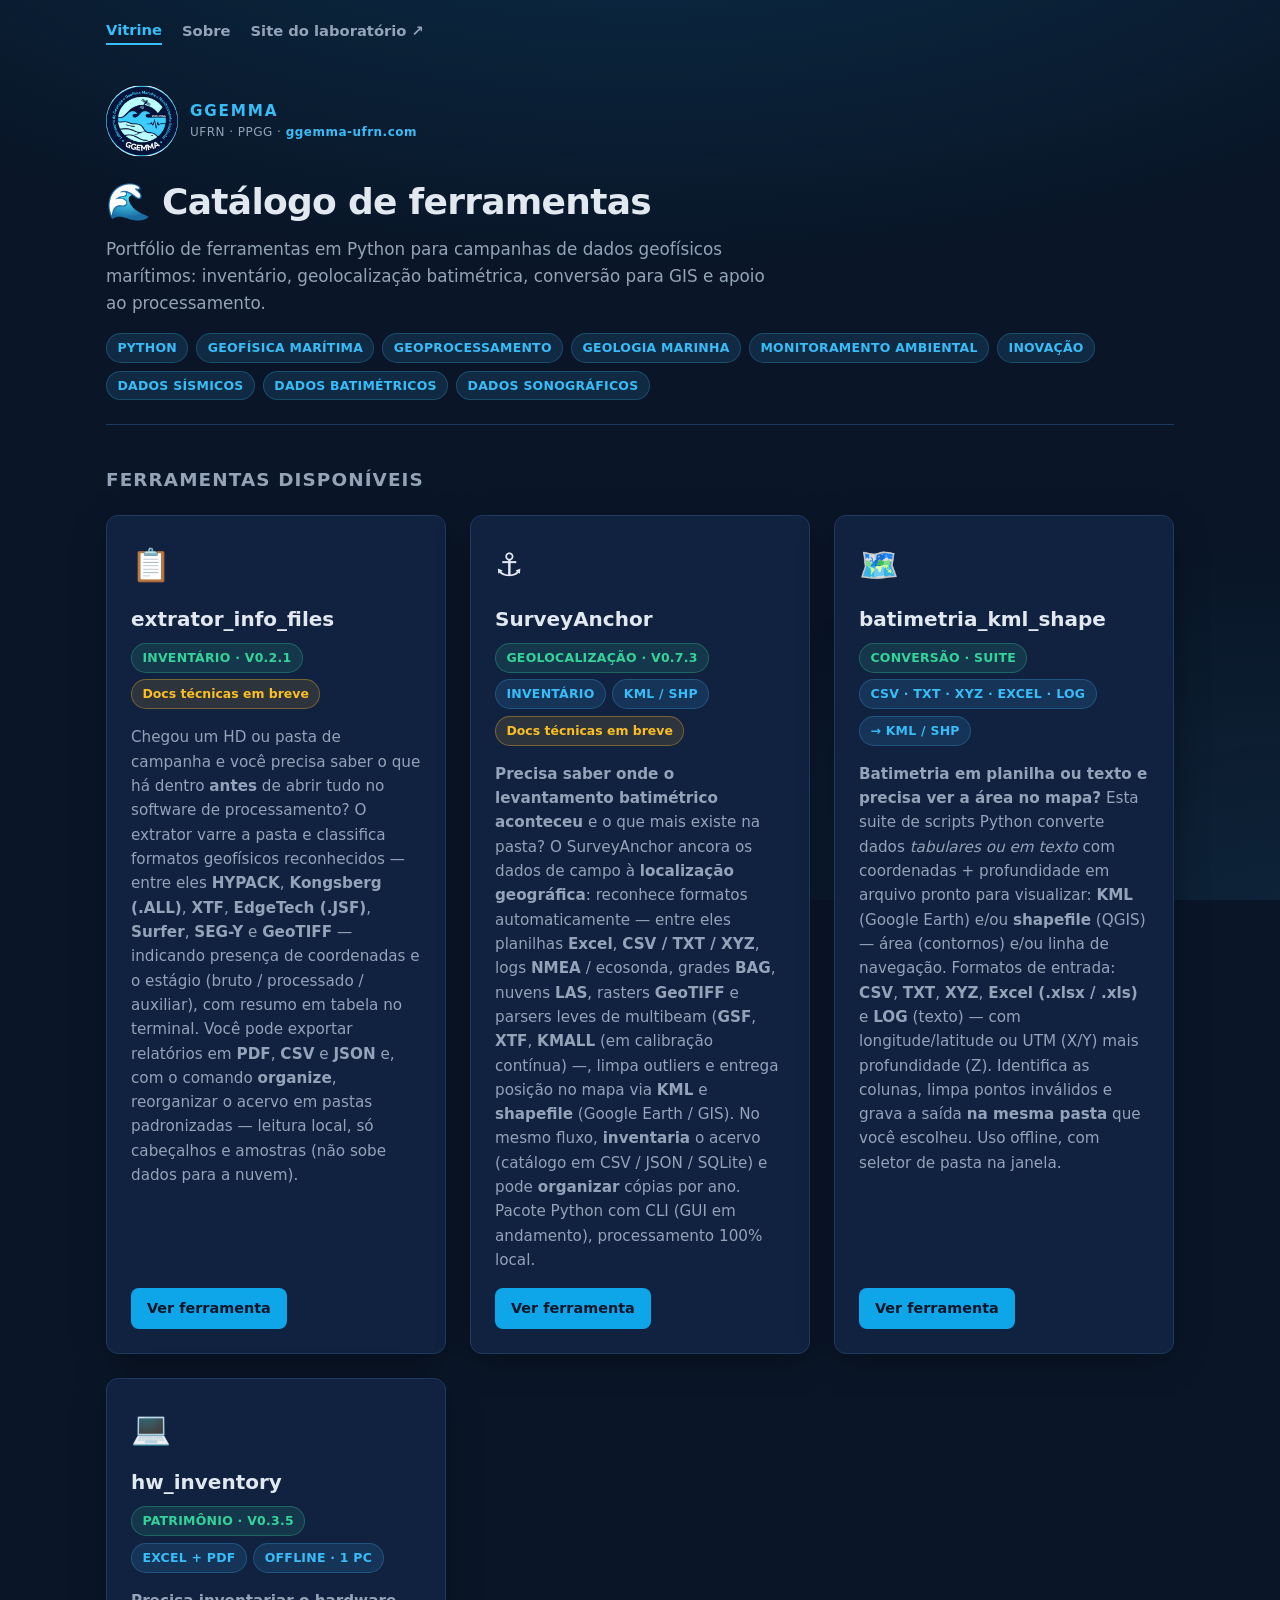
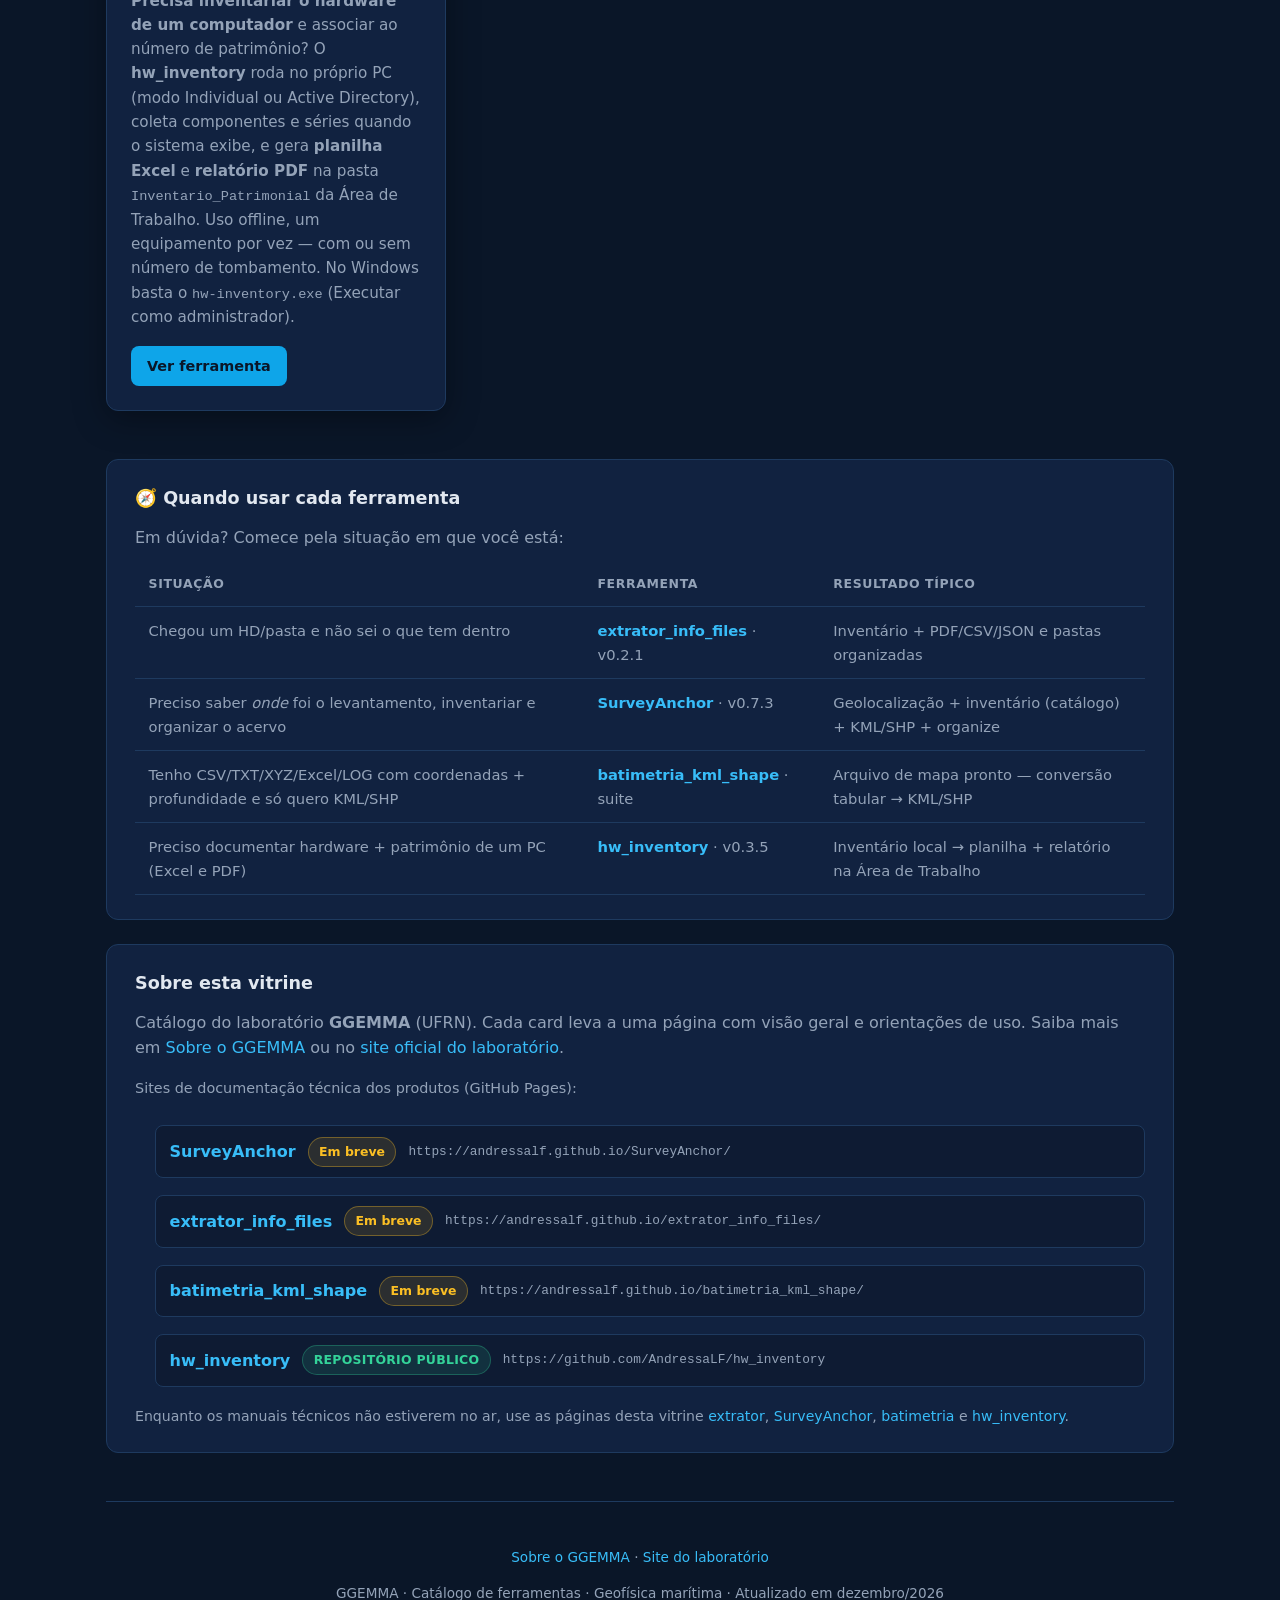
<file: docs/index.html>
<!DOCTYPE html>
<html lang="pt-BR">
<head>
  <meta charset="UTF-8">
  <meta name="viewport" content="width=device-width, initial-scale=1.0">
  <meta name="description" content="GGEMMA — catálogo de ferramentas Python para geofísica e batimetria marítima.">
  <title>GGEMMA — Vitrine de ferramentas</title>
  <link rel="icon" href="assets/favicon.png?v=20260920-aba" type="image/png" sizes="64x64">
  <link rel="icon" href="assets/favicon.ico?v=20260920-aba" sizes="any">
  <link rel="apple-touch-icon" href="assets/apple-touch-icon.png?v=20260920-aba">
  <meta property="og:type" content="website">
  <meta property="og:locale" content="pt_BR">
  <meta property="og:title" content="GGEMMA — Catálogo de ferramentas">
  <meta property="og:description" content="Vitrine de ferramentas Python do laboratório GGEMMA para inventário, batimetria e geoprocessamento marítimo.">
  <meta property="og:url" content="https://andressalf.github.io/ggemma_projects/">
  <meta property="og:image" content="https://andressalf.github.io/ggemma_projects/assets/og-card.svg">
  <meta name="twitter:card" content="summary_large_image">
  <link rel="stylesheet" href="assets/style.css">
</head>
<body>
  <div class="container">
    <nav class="site-nav" aria-label="Principal">
      <a class="is-active" href="index.html">Vitrine</a>
      <a href="sobre.html">Sobre</a>
      <a href="https://www.ggemma-ufrn.com/" rel="noopener noreferrer" target="_blank">Site do laboratório ↗</a>
    </nav>

    <header class="site-header">
      <div class="brand-row">
        <img class="brand-mark" src="assets/logo_ggemma.png" alt="Logo GGEMMA" width="96" height="96">
        <p class="brand-label">
          <a href="sobre.html" style="color: inherit; text-decoration: none;">GGEMMA</a>
          <span>UFRN · PPGG · <a href="https://www.ggemma-ufrn.com/" rel="noopener noreferrer" target="_blank">ggemma-ufrn.com</a></span>
        </p>
      </div>
      <h1>🌊 Catálogo de ferramentas</h1>
      <p class="tagline">
        Portfólio de ferramentas em Python para campanhas de dados geofísicos marítimos:
        inventário, geolocalização batimétrica, conversão para GIS e apoio ao processamento.
      </p>
      <div class="badge-row">
        <span class="badge">Python</span>
        <span class="badge">Geofísica marítima</span>
        <span class="badge">Geoprocessamento</span>
        <span class="badge">Geologia Marinha</span>
        <span class="badge">Monitoramento Ambiental</span>
        <span class="badge">Inovação</span>
        <span class="badge">Dados Sísmicos</span>
        <span class="badge">Dados Batimétricos</span>
        <span class="badge">Dados Sonográficos</span>
      </div>
    </header>

    <main>
      <h2 class="section-title">Ferramentas disponíveis</h2>

      <div class="product-grid">
        <article class="product-card">
          <div class="icon">📋</div>
          <h2>extrator_info_files</h2>
          <div class="meta">
            <span class="badge live">Inventário · v<span data-version="extrator_info_files">0.2.1</span></span>
            <span class="badge soon">Docs técnicas em breve</span>
          </div>
          <p>
            Chegou um HD ou pasta de campanha e você precisa saber o que há dentro
            <strong>antes</strong> de abrir tudo no software de processamento?
            O extrator varre a pasta e classifica formatos geofísicos reconhecidos —
            entre eles <strong>HYPACK</strong>, <strong>Kongsberg (.ALL)</strong>,
            <strong>XTF</strong>, <strong>EdgeTech (.JSF)</strong>, <strong>Surfer</strong>,
            <strong>SEG-Y</strong> e <strong>GeoTIFF</strong> — indicando presença de
            coordenadas e o estágio (bruto / processado / auxiliar), com resumo em
            tabela no terminal. Você pode exportar relatórios em <strong>PDF</strong>,
            <strong>CSV</strong> e <strong>JSON</strong> e, com o comando
            <strong>organize</strong>, reorganizar o acervo em pastas padronizadas —
            leitura local, só cabeçalhos e amostras (não sobe dados para a nuvem).
          </p>
          <div class="card-actions">
            <a class="btn btn-primary" href="extrator.html">Ver ferramenta</a>
          </div>
        </article>

        <article class="product-card">
          <div class="icon">⚓</div>
          <h2>SurveyAnchor</h2>
          <div class="meta">
            <span class="badge live">Geolocalização · v<span data-version="surveyanchor">0.7.3</span></span>
            <span class="badge">Inventário</span>
            <span class="badge">KML / SHP</span>
            <span class="badge soon">Docs técnicas em breve</span>
          </div>
          <p>
            <strong>Precisa saber onde o levantamento batimétrico aconteceu</strong>
            e o que mais existe na pasta? O SurveyAnchor ancora os dados de campo
            à <strong>localização geográfica</strong>: reconhece formatos
            automaticamente — entre eles planilhas <strong>Excel</strong>,
            <strong>CSV / TXT / XYZ</strong>, logs <strong>NMEA</strong> / ecosonda,
            grades <strong>BAG</strong>, nuvens <strong>LAS</strong>, rasters
            <strong>GeoTIFF</strong> e parsers leves de multibeam
            (<strong>GSF</strong>, <strong>XTF</strong>, <strong>KMALL</strong>
            (em calibração contínua) —, limpa outliers e entrega posição no mapa via
            <strong>KML</strong> e <strong>shapefile</strong> (Google Earth / GIS).
            No mesmo fluxo, <strong>inventaria</strong> o acervo (catálogo em
            CSV / JSON / SQLite) e pode <strong>organizar</strong> cópias por ano.
            Pacote Python com CLI (GUI em andamento), processamento 100% local.
          </p>
          <div class="card-actions">
            <a class="btn btn-primary" href="surveyanchor.html">Ver ferramenta</a>
          </div>
        </article>

        <article class="product-card">
          <div class="icon">🗺️</div>
          <h2>batimetria_kml_shape</h2>
          <div class="meta">
            <span class="badge live">Conversão · <span data-version="batimetria_kml_shape">suite</span></span>
            <span class="badge">CSV · TXT · XYZ · Excel · LOG</span>
            <span class="badge">→ KML / SHP</span>
          </div>
          <p>
            <strong>Batimetria em planilha ou texto e precisa ver a área no mapa?</strong>
            Esta suite de scripts Python converte dados <em>tabulares ou em texto</em>
            com coordenadas + profundidade em arquivo pronto para visualizar:
            <strong>KML</strong> (Google Earth) e/ou <strong>shapefile</strong> (QGIS) —
            área (contornos) e/ou linha de navegação. Formatos de entrada:
            <strong>CSV</strong>, <strong>TXT</strong>, <strong>XYZ</strong>,
            <strong>Excel (.xlsx / .xls)</strong> e <strong>LOG</strong> (texto) —
            com longitude/latitude ou UTM (X/Y) mais profundidade (Z).
            Identifica as colunas, limpa pontos inválidos e grava a saída
            <strong>na mesma pasta</strong> que você escolheu. Uso offline,
            com seletor de pasta na janela.
          </p>
          <div class="card-actions">
            <a class="btn btn-primary" href="batimetria.html">Ver ferramenta</a>
          </div>
        </article>

        <article class="product-card">
          <div class="icon">💻</div>
          <h2>hw_inventory</h2>
          <div class="meta">
            <span class="badge live">Patrimônio · v<span data-version="hw_inventory">0.3.5</span></span>
            <span class="badge">Excel + PDF</span>
            <span class="badge">Offline · 1 PC</span>
          </div>
          <p>
            <strong>Precisa inventariar o hardware de um computador</strong>
            e associar ao número de patrimônio? O <strong>hw_inventory</strong>
            roda no próprio PC (modo Individual ou Active Directory), coleta
            componentes e séries quando o sistema exibe, e gera
            <strong>planilha Excel</strong> e <strong>relatório PDF</strong>
            na pasta <code>Inventario_Patrimonial</code> da Área de Trabalho.
            Uso offline, um equipamento por vez — com ou sem número de tombamento.
            No Windows basta o <code>hw-inventory.exe</code> (Executar como administrador).
          </p>
          <div class="card-actions">
            <a class="btn btn-primary" href="hw_inventory.html">Ver ferramenta</a>
          </div>
        </article>
      </div>

      <section class="content-block">
        <h2>🧭 Quando usar cada ferramenta</h2>
        <p style="margin: 0; color: var(--text-muted);">
          Em dúvida? Comece pela situação em que você está:
        </p>
        <div class="guide-table-wrap">
          <table class="guide-table">
            <thead>
              <tr>
                <th>Situação</th>
                <th>Ferramenta</th>
                <th>Resultado típico</th>
              </tr>
            </thead>
            <tbody>
              <tr>
                <td>Chegou um HD/pasta e não sei o que tem dentro</td>
                <td><strong><a href="extrator.html">extrator_info_files</a></strong> · v<span data-version="extrator_info_files">0.2.1</span></td>
                <td>Inventário + PDF/CSV/JSON e pastas organizadas</td>
              </tr>
              <tr>
                <td>Preciso saber <em>onde</em> foi o levantamento, inventariar e organizar o acervo</td>
                <td><strong><a href="surveyanchor.html">SurveyAnchor</a></strong> · v<span data-version="surveyanchor">0.7.3</span></td>
                <td>Geolocalização + inventário (catálogo) + KML/SHP + organize</td>
              </tr>
              <tr>
                <td>Tenho CSV/TXT/XYZ/Excel/LOG com coordenadas + profundidade e só quero KML/SHP</td>
                <td><strong><a href="batimetria.html">batimetria_kml_shape</a></strong> · <span data-version="batimetria_kml_shape">suite</span></td>
                <td>Arquivo de mapa pronto — conversão tabular → KML/SHP</td>
              </tr>
              <tr>
                <td>Preciso documentar hardware + patrimônio de um PC (Excel e PDF)</td>
                <td><strong><a href="hw_inventory.html">hw_inventory</a></strong> · v<span data-version="hw_inventory">0.3.5</span></td>
                <td>Inventário local → planilha + relatório na Área de Trabalho</td>
              </tr>
            </tbody>
          </table>
        </div>
      </section>

      <section class="content-block">
        <h2>Sobre esta vitrine</h2>
        <p style="margin: 0; color: var(--text-muted);">
          Catálogo do laboratório <strong>GGEMMA</strong> (UFRN).
          Cada card leva a uma página com visão geral e orientações de uso.
          Saiba mais em <a href="sobre.html">Sobre o GGEMMA</a>
          ou no
          <a href="https://www.ggemma-ufrn.com/" rel="noopener noreferrer" target="_blank">site oficial do laboratório</a>.
        </p>
        <p style="margin: 1rem 0 0; color: var(--text-muted); font-size: 0.9rem;">
          Sites de documentação técnica dos produtos (GitHub Pages):
        </p>
        <br>
        <ul class="doc-links">
          <li>
            <a href="surveyanchor.html">SurveyAnchor</a>
            <span class="badge soon">Em breve</span>
            <span class="doc-url">https://andressalf.github.io/SurveyAnchor/</span>
          </li>
          <li>
            <a href="extrator.html">extrator_info_files</a>
            <span class="badge soon">Em breve</span>
            <span class="doc-url">https://andressalf.github.io/extrator_info_files/</span>
          </li>
          <li>
            <a href="batimetria.html">batimetria_kml_shape</a>
            <span class="badge soon">Em breve</span>
            <span class="doc-url">https://andressalf.github.io/batimetria_kml_shape/</span>
          </li>
          <li>
            <a href="hw_inventory.html">hw_inventory</a>
            <span class="badge live">Repositório público</span>
            <span class="doc-url">https://github.com/AndressaLF/hw_inventory</span>
          </li>
        </ul>
        <p class="note-soon">
          Enquanto os manuais técnicos não estiverem no ar, use as páginas desta vitrine
          <a href="extrator.html">extrator</a>,
          <a href="surveyanchor.html">SurveyAnchor</a>,
          <a href="batimetria.html">batimetria</a> e
          <a href="hw_inventory.html">hw_inventory</a>.
        </p>
      </section>
    </main>

    <footer class="site-footer">
      <p>
        <a href="sobre.html">Sobre o GGEMMA</a>
        ·
        <a href="https://www.ggemma-ufrn.com/" rel="noopener noreferrer" target="_blank">Site do laboratório</a>
      </p>
      <p>GGEMMA · Catálogo de ferramentas · Geofísica marítima · Atualizado em <time id="last-update"></time></p>
    </footer>
  </div>
  <script src="assets/last-update.js"></script>
</body>
</html>
</file>
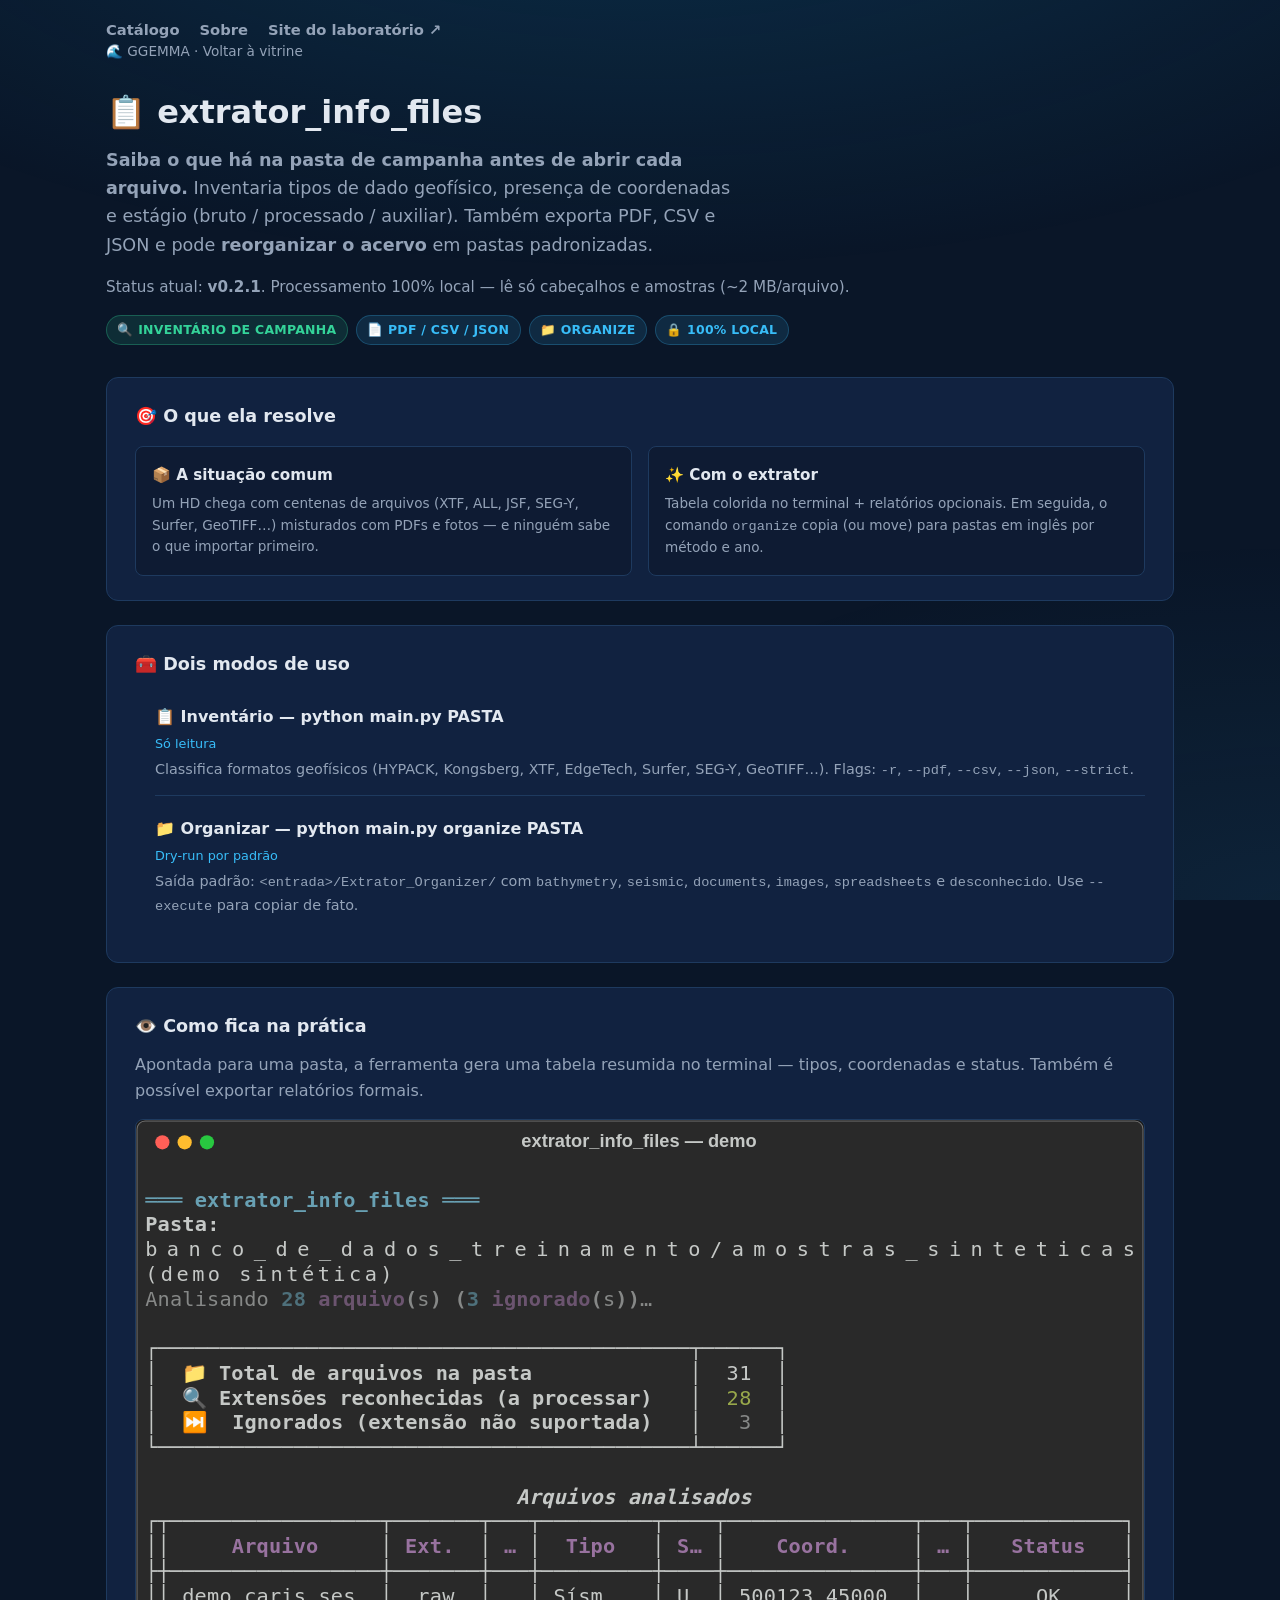
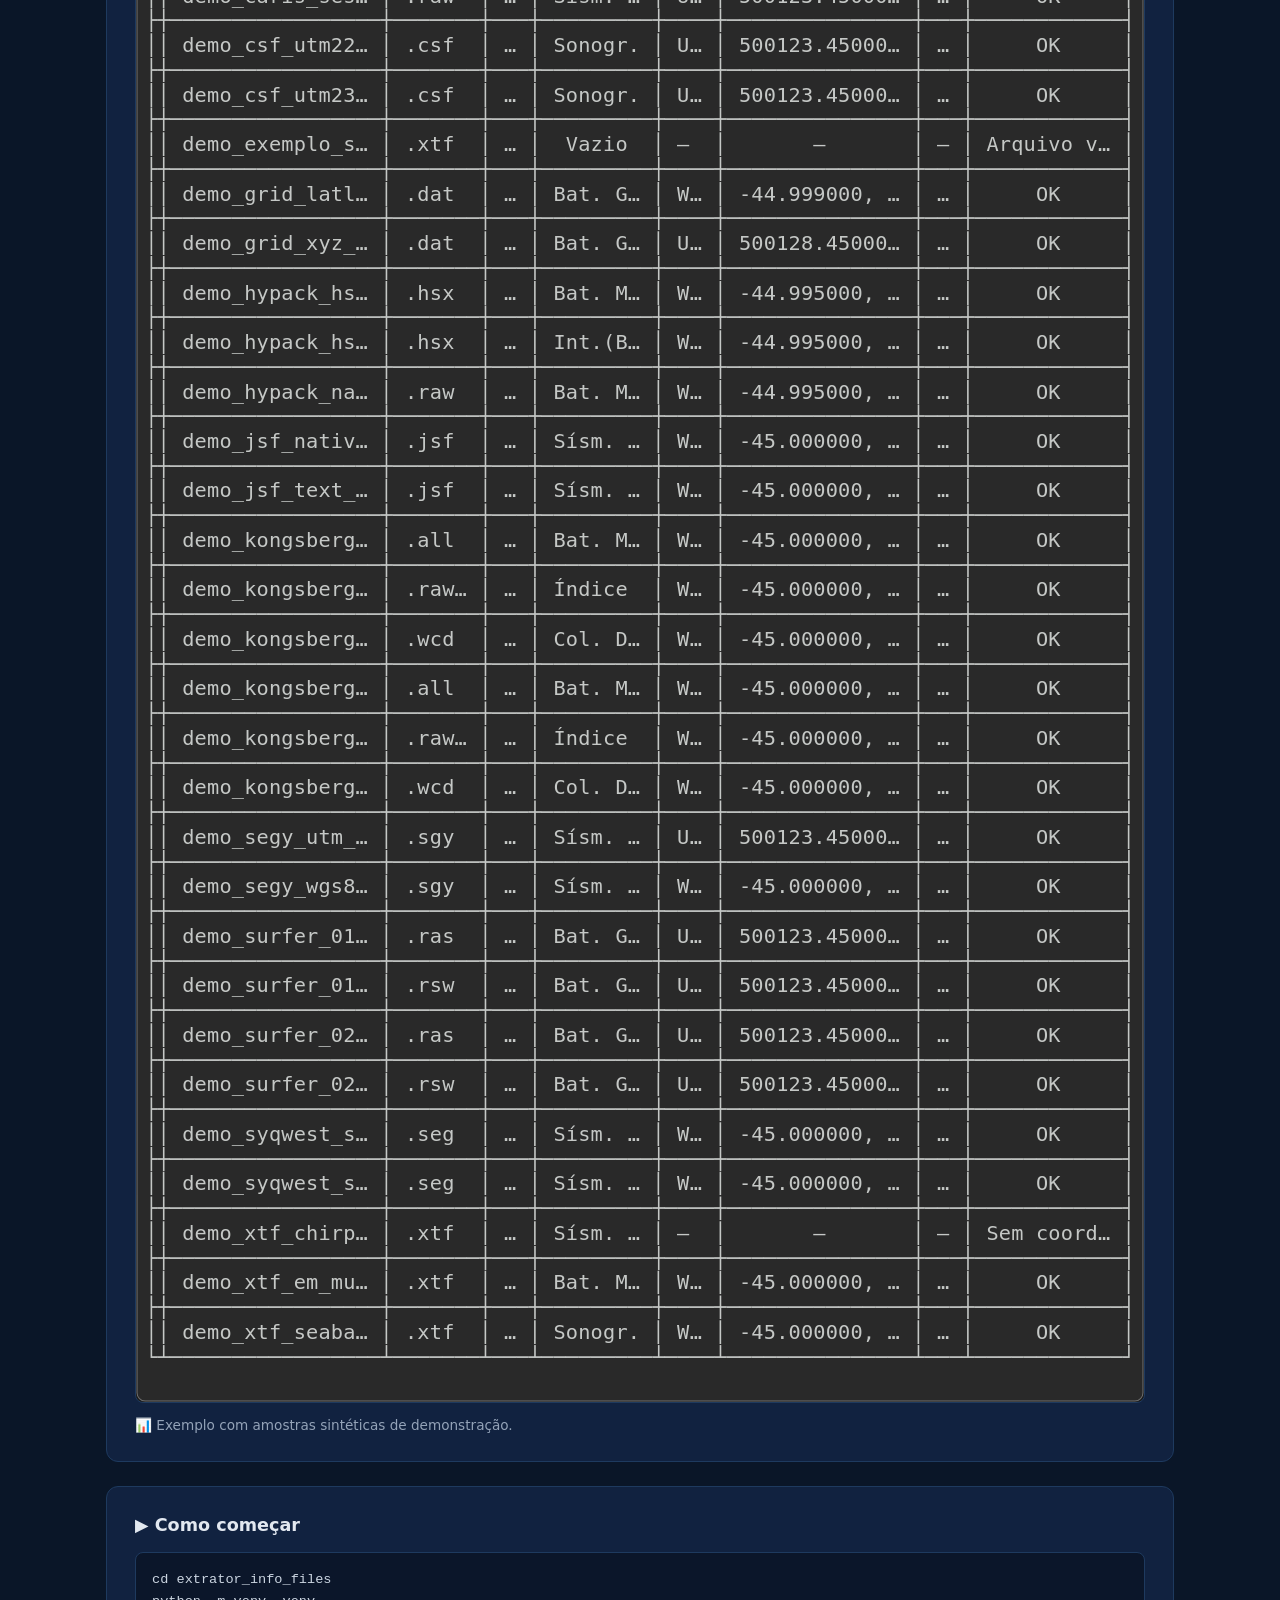
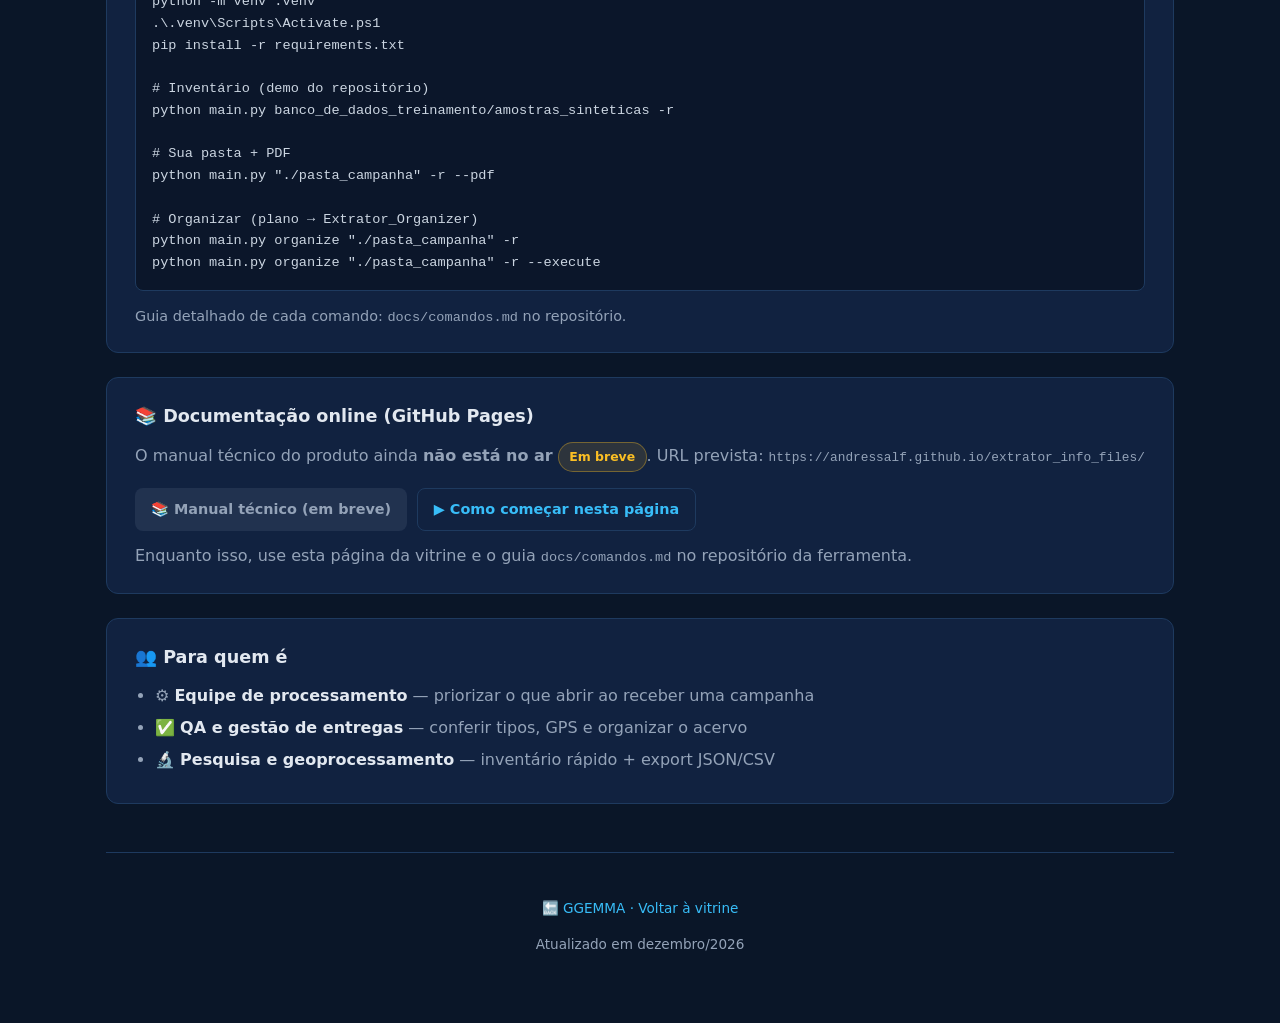
<file: docs/extrator.html>
<!DOCTYPE html>
<html lang="pt-BR">
<head>
  <meta charset="UTF-8">
  <meta name="viewport" content="width=device-width, initial-scale=1.0">
  <meta name="description" content="extrator_info_files — inventário e organização de pasta de campanha geofísica marítima.">
  <title>extrator_info_files</title>
  <link rel="icon" href="assets/favicon.png?v=20260920-aba" type="image/png" sizes="64x64">
  <link rel="icon" href="assets/favicon.ico?v=20260920-aba" sizes="any">
  <link rel="apple-touch-icon" href="assets/apple-touch-icon.png?v=20260920-aba">
  <meta property="og:type" content="website">
  <meta property="og:locale" content="pt_BR">
  <meta property="og:title" content="extrator_info_files — inventário de campanha">
  <meta property="og:description" content="Inventaria tipos de dado, GPS e estágio; exporta PDF/CSV/JSON e organiza o acervo.">
  <meta property="og:url" content="https://andressalf.github.io/ggemma_projects/extrator.html">
  <meta property="og:image" content="https://andressalf.github.io/ggemma_projects/assets/og-card.svg">
  <link rel="stylesheet" href="assets/style.css">
</head>
<body>
  <div class="container">
    <nav class="site-nav" aria-label="Principal">
      <a href="index.html">Catálogo</a>
      <a href="sobre.html">Sobre</a>
      <a href="https://www.ggemma-ufrn.com/" rel="noopener noreferrer" target="_blank">Site do laboratório ↗</a>
    </nav>

    <nav class="breadcrumb">
      <a href="index.html">🌊 GGEMMA · Voltar à vitrine</a>
    </nav>

    <header class="product-hero">
      <h1>📋 extrator_info_files</h1>
      <p class="lead">
        <strong>Saiba o que há na pasta de campanha antes de abrir cada arquivo.</strong>
        Inventaria tipos de dado geofísico, presença de coordenadas e estágio
        (bruto / processado / auxiliar). Também exporta PDF, CSV e JSON e pode
        <strong>reorganizar o acervo</strong> em pastas padronizadas.
      </p>
      <p style="color: var(--text-muted); font-size: 0.95rem; margin: 0 0 1rem;">
        Status atual: <strong>v<span data-version="extrator_info_files">0.2.1</span></strong>.
        Processamento 100% local — lê só cabeçalhos e amostras (~2&nbsp;MB/arquivo).
      </p>
      <div class="badge-row">
        <span class="badge live">🔍 Inventário de campanha</span>
        <span class="badge">📄 PDF / CSV / JSON</span>
        <span class="badge">📁 organize</span>
        <span class="badge">🔒 100% local</span>
      </div>
    </header>

    <main>
      <section class="content-block">
        <h2>🎯 O que ela resolve</h2>
        <div class="feature-grid">
          <div class="feature">
            <h3>📦 A situação comum</h3>
            <p>
              Um HD chega com centenas de arquivos (XTF, ALL, JSF, SEG-Y, Surfer, GeoTIFF…)
              misturados com PDFs e fotos — e ninguém sabe o que importar primeiro.
            </p>
          </div>
          <div class="feature">
            <h3>✨ Com o extrator</h3>
            <p>
              Tabela colorida no terminal + relatórios opcionais. Em seguida, o comando
              <code>organize</code> copia (ou move) para pastas em inglês por método e ano.
            </p>
          </div>
        </div>
      </section>

      <section class="content-block">
        <h2>🧰 Dois modos de uso</h2>
        <ul class="tool-list">
          <li>
            <span class="tool-name">📋 Inventário — python main.py PASTA</span>
            <span class="tool-version">Só leitura</span>
            <span class="tool-desc">
              Classifica formatos geofísicos (HYPACK, Kongsberg, XTF, EdgeTech, Surfer,
              SEG-Y, GeoTIFF…). Flags: <code>-r</code>, <code>--pdf</code>, <code>--csv</code>,
              <code>--json</code>, <code>--strict</code>.
            </span>
          </li>
          <li>
            <span class="tool-name">📁 Organizar — python main.py organize PASTA</span>
            <span class="tool-version">Dry-run por padrão</span>
            <span class="tool-desc">
              Saída padrão: <code>&lt;entrada&gt;/Extrator_Organizer/</code> com
              <code>bathymetry</code>, <code>seismic</code>, <code>documents</code>,
              <code>images</code>, <code>spreadsheets</code> e <code>desconhecido</code>.
              Use <code>--execute</code> para copiar de fato.
            </span>
          </li>
        </ul>
      </section>

      <section class="content-block">
        <h2>👁️ Como fica na prática</h2>
        <p style="margin: 0 0 1rem; color: var(--text-muted);">
          Apontada para uma pasta, a ferramenta gera uma tabela resumida no terminal —
          tipos, coordenadas e status. Também é possível exportar relatórios formais.
        </p>
        <div class="demo-image-wrap">
          <img
            class="demo-image"
            src="assets/extrator_demo_tabela.svg"
            alt="Exemplo de tabela resumida gerada pelo extrator_info_files"
            loading="lazy"
          >
        </div>
        <p style="color: var(--text-muted); font-size: 0.85rem; margin: 0.75rem 0 0;">
          📊 Exemplo com amostras sintéticas de demonstração.
        </p>
      </section>

      <section class="content-block" id="como-comecar">
        <h2>▶️ Como começar</h2>
        <pre><code>cd extrator_info_files
python -m venv .venv
.\.venv\Scripts\Activate.ps1
pip install -r requirements.txt

# Inventário (demo do repositório)
python main.py banco_de_dados_treinamento/amostras_sinteticas -r

# Sua pasta + PDF
python main.py "./pasta_campanha" -r --pdf

# Organizar (plano → Extrator_Organizer)
python main.py organize "./pasta_campanha" -r
python main.py organize "./pasta_campanha" -r --execute</code></pre>
        <p style="color: var(--text-muted); font-size: 0.9rem; margin: 0.75rem 0 0;">
          Guia detalhado de cada comando: <code>docs/comandos.md</code> no repositório.
        </p>
      </section>

      <section class="content-block">
        <h2>📚 Documentação online (GitHub Pages)</h2>
        <p style="margin: 0; color: var(--text-muted);">
          O manual técnico do produto ainda <strong>não está no ar</strong>
          <span class="badge soon">Em breve</span>.
          URL prevista:
          <span class="doc-url">https://andressalf.github.io/extrator_info_files/</span>
        </p>
        <div class="cta-row">
          <span class="btn btn-disabled" title="Manual técnico ainda não publicado" aria-disabled="true">
            📚 Manual técnico (em breve)
          </span>
          <a class="btn btn-ghost" href="#como-comecar">▶️ Como começar nesta página</a>
        </div>
        <p style="margin: 0.75rem 0 0; color: var(--text-muted);">
          Enquanto isso, use esta página da vitrine e o guia
          <code>docs/comandos.md</code> no repositório da ferramenta.
        </p>
      </section>

      <section class="content-block">
        <h2>👥 Para quem é</h2>
        <ul>
          <li>⚙️ <strong>Equipe de processamento</strong> — priorizar o que abrir ao receber uma campanha</li>
          <li>✅ <strong>QA e gestão de entregas</strong> — conferir tipos, GPS e organizar o acervo</li>
          <li>🔬 <strong>Pesquisa e geoprocessamento</strong> — inventário rápido + export JSON/CSV</li>
        </ul>
      </section>
    </main>

    <footer class="site-footer">
      <p><a href="index.html">🔙 GGEMMA · Voltar à vitrine</a></p>
      <p>Atualizado em <time id="last-update"></time></p>
    </footer>
  </div>
  <script src="assets/last-update.js"></script>
</body>
</html>
</file>
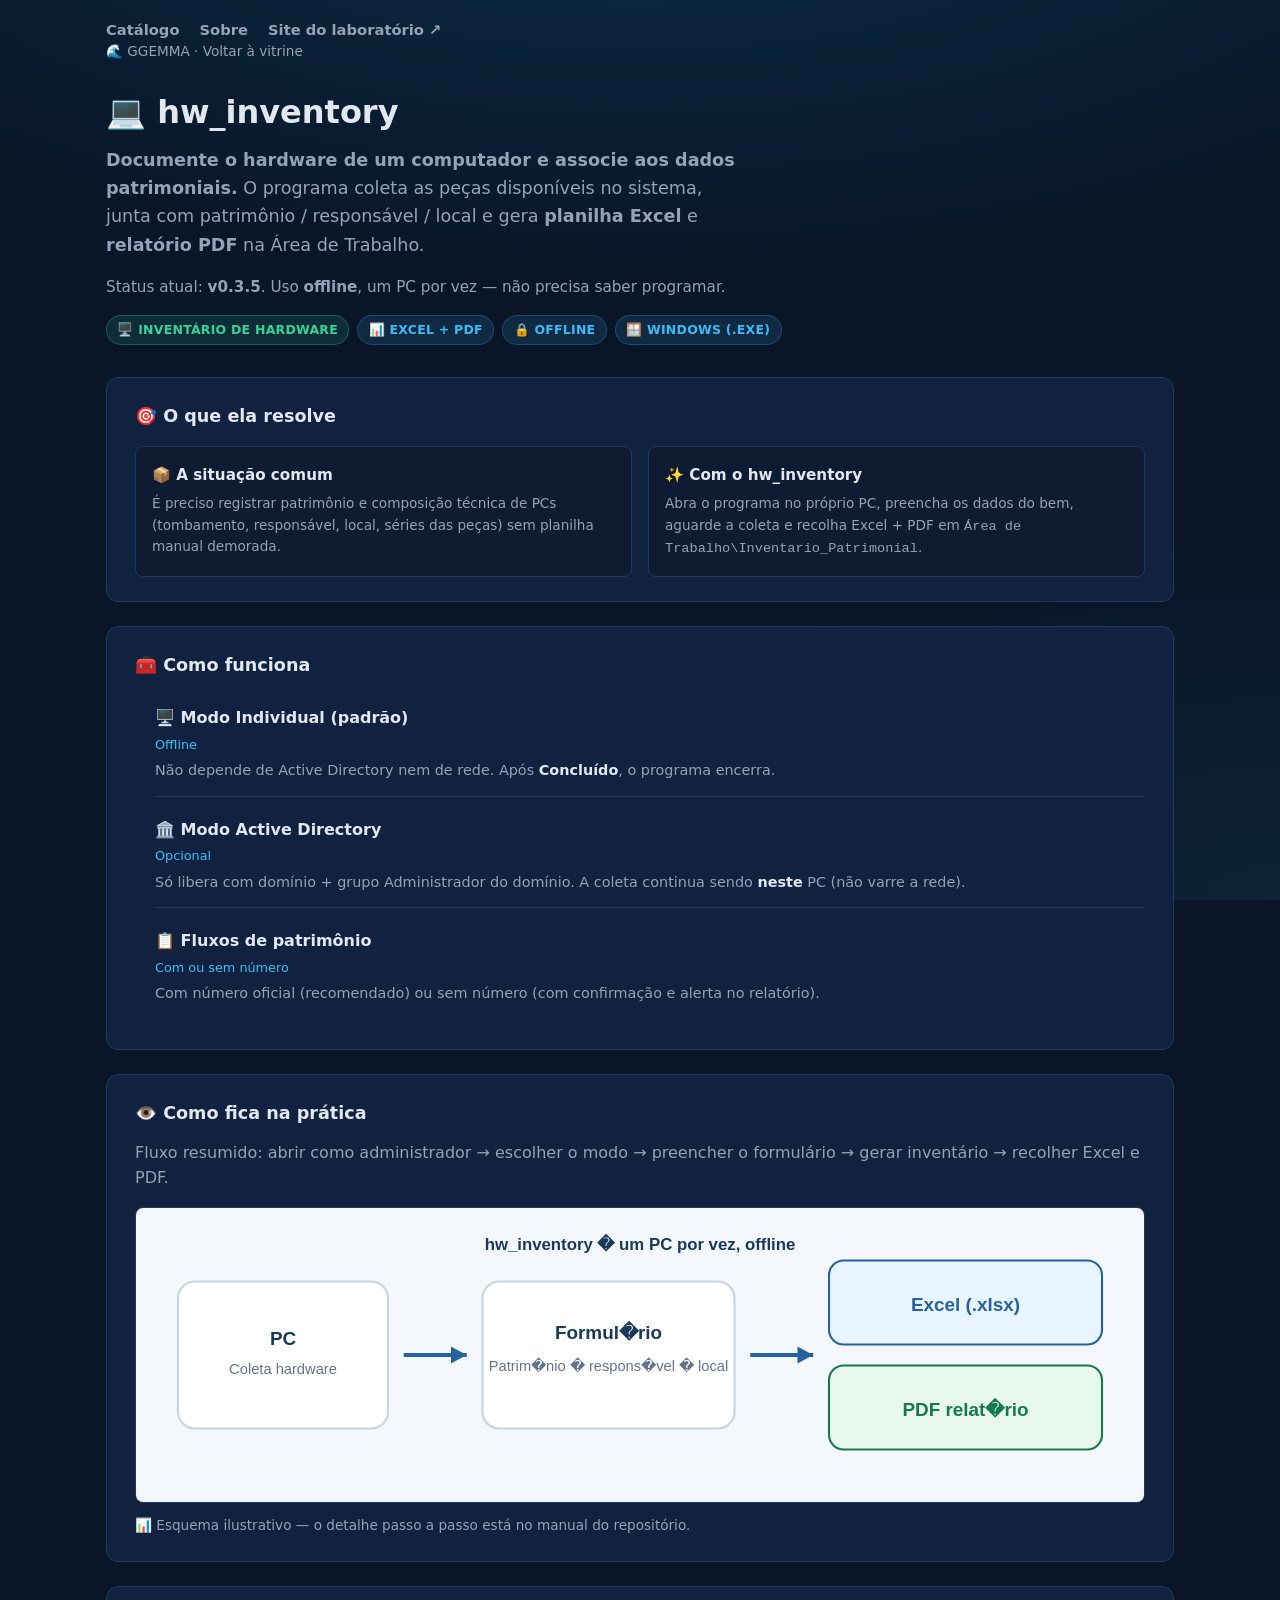
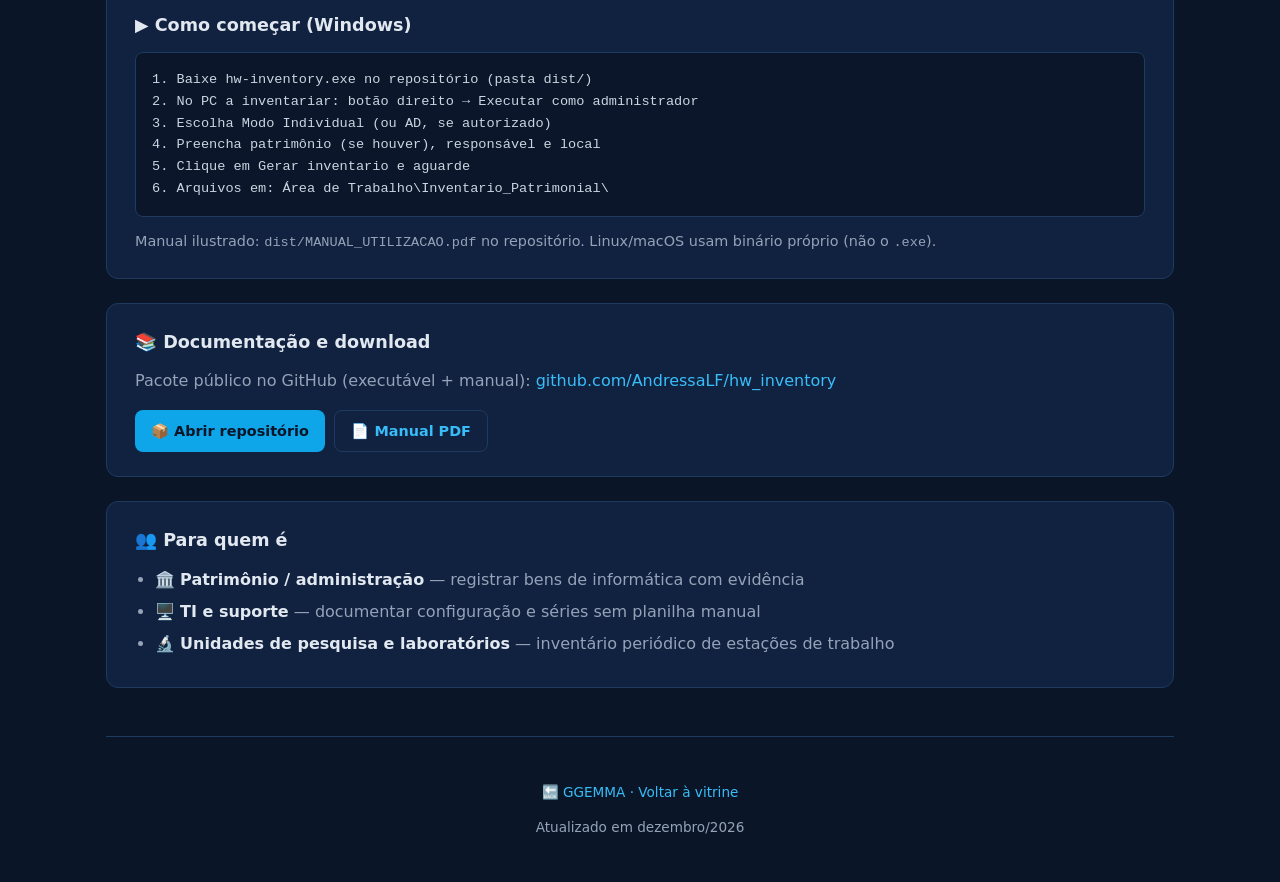
<file: docs/hw_inventory.html>
<!DOCTYPE html>
<html lang="pt-BR">
<head>
  <meta charset="UTF-8">
  <meta name="viewport" content="width=device-width, initial-scale=1.0">
  <meta name="description" content="hw_inventory — inventário patrimonial de hardware: coleta dados do PC e gera Excel + PDF, offline.">
  <title>hw_inventory</title>
  <link rel="icon" href="assets/favicon.png?v=20260920-aba" type="image/png" sizes="64x64">
  <link rel="icon" href="assets/favicon.ico?v=20260920-aba" sizes="any">
  <link rel="apple-touch-icon" href="assets/apple-touch-icon.png?v=20260920-aba">
  <meta property="og:type" content="website">
  <meta property="og:locale" content="pt_BR">
  <meta property="og:title" content="hw_inventory — inventário patrimonial de hardware">
  <meta property="og:description" content="Coleta hardware do PC, associa dados patrimoniais e gera planilha Excel e relatório PDF. Offline, um computador por vez.">
  <meta property="og:url" content="https://andressalf.github.io/ggemma_projects/hw_inventory.html">
  <meta property="og:image" content="https://andressalf.github.io/ggemma_projects/assets/og-card.svg">
  <link rel="stylesheet" href="assets/style.css">
</head>
<body>
  <div class="container">
    <nav class="site-nav" aria-label="Principal">
      <a href="index.html">Catálogo</a>
      <a href="sobre.html">Sobre</a>
      <a href="https://www.ggemma-ufrn.com/" rel="noopener noreferrer" target="_blank">Site do laboratório ↗</a>
    </nav>

    <nav class="breadcrumb">
      <a href="index.html">🌊 GGEMMA · Voltar à vitrine</a>
    </nav>

    <header class="product-hero">
      <h1>💻 hw_inventory</h1>
      <p class="lead">
        <strong>Documente o hardware de um computador e associe aos dados patrimoniais.</strong>
        O programa coleta as peças disponíveis no sistema, junta com patrimônio / responsável / local
        e gera <strong>planilha Excel</strong> e <strong>relatório PDF</strong> na Área de Trabalho.
      </p>
      <p style="color: var(--text-muted); font-size: 0.95rem; margin: 0 0 1rem;">
        Status atual: <strong>v<span data-version="hw_inventory">0.3.5</span></strong>.
        Uso <strong>offline</strong>, um PC por vez — não precisa saber programar.
      </p>
      <div class="badge-row">
        <span class="badge live">🖥️ Inventário de hardware</span>
        <span class="badge">📊 Excel + PDF</span>
        <span class="badge">🔒 Offline</span>
        <span class="badge">🪟 Windows (.exe)</span>
      </div>
    </header>

    <main>
      <section class="content-block">
        <h2>🎯 O que ela resolve</h2>
        <div class="feature-grid">
          <div class="feature">
            <h3>📦 A situação comum</h3>
            <p>
              É preciso registrar patrimônio e composição técnica de PCs
              (tombamento, responsável, local, séries das peças) sem planilha manual demorada.
            </p>
          </div>
          <div class="feature">
            <h3>✨ Com o hw_inventory</h3>
            <p>
              Abra o programa no próprio PC, preencha os dados do bem, aguarde a coleta
              e recolha Excel + PDF em <code>Área de Trabalho\Inventario_Patrimonial</code>.
            </p>
          </div>
        </div>
      </section>

      <section class="content-block">
        <h2>🧰 Como funciona</h2>
        <ul class="tool-list">
          <li>
            <span class="tool-name">🖥️ Modo Individual (padrão)</span>
            <span class="tool-version">Offline</span>
            <span class="tool-desc">
              Não depende de Active Directory nem de rede. Após <strong>Concluído</strong>, o programa encerra.
            </span>
          </li>
          <li>
            <span class="tool-name">🏛️ Modo Active Directory</span>
            <span class="tool-version">Opcional</span>
            <span class="tool-desc">
              Só libera com domínio + grupo Administrador do domínio.
              A coleta continua sendo <strong>neste</strong> PC (não varre a rede).
            </span>
          </li>
          <li>
            <span class="tool-name">📋 Fluxos de patrimônio</span>
            <span class="tool-version">Com ou sem número</span>
            <span class="tool-desc">
              Com número oficial (recomendado) ou sem número (com confirmação e alerta no relatório).
            </span>
          </li>
        </ul>
      </section>

      <section class="content-block">
        <h2>👁️ Como fica na prática</h2>
        <p style="margin: 0 0 1rem; color: var(--text-muted);">
          Fluxo resumido: abrir como administrador → escolher o modo → preencher o formulário →
          gerar inventário → recolher Excel e PDF.
        </p>
        <div class="demo-image-wrap">
          <img
            class="demo-image"
            src="assets/hw_inventory_demo_fluxo.svg"
            alt="Fluxo do hw_inventory: PC → formulário → Excel e PDF"
            loading="lazy"
          >
        </div>
        <p style="color: var(--text-muted); font-size: 0.85rem; margin: 0.75rem 0 0;">
          📊 Esquema ilustrativo — o detalhe passo a passo está no manual do repositório.
        </p>
      </section>

      <section class="content-block" id="como-comecar">
        <h2>▶️ Como começar (Windows)</h2>
        <pre><code>1. Baixe hw-inventory.exe no repositório (pasta dist/)
2. No PC a inventariar: botão direito → Executar como administrador
3. Escolha Modo Individual (ou AD, se autorizado)
4. Preencha patrimônio (se houver), responsável e local
5. Clique em Gerar inventario e aguarde
6. Arquivos em: Área de Trabalho\Inventario_Patrimonial\</code></pre>
        <p style="color: var(--text-muted); font-size: 0.9rem; margin: 0.75rem 0 0;">
          Manual ilustrado: <code>dist/MANUAL_UTILIZACAO.pdf</code> no repositório.
          Linux/macOS usam binário próprio (não o <code>.exe</code>).
        </p>
      </section>

      <section class="content-block">
        <h2>📚 Documentação e download</h2>
        <p style="margin: 0; color: var(--text-muted);">
          Pacote público no GitHub (executável + manual):
          <a href="https://github.com/AndressaLF/hw_inventory" rel="noopener noreferrer" target="_blank">
            github.com/AndressaLF/hw_inventory
          </a>
        </p>
        <div class="cta-row">
          <a class="btn btn-primary" href="https://github.com/AndressaLF/hw_inventory" rel="noopener noreferrer" target="_blank">
            📦 Abrir repositório
          </a>
          <a class="btn btn-ghost" href="https://github.com/AndressaLF/hw_inventory/blob/main/dist/MANUAL_UTILIZACAO.pdf" rel="noopener noreferrer" target="_blank">
            📄 Manual PDF
          </a>
        </div>
      </section>

      <section class="content-block">
        <h2>👥 Para quem é</h2>
        <ul>
          <li>🏛️ <strong>Patrimônio / administração</strong> — registrar bens de informática com evidência</li>
          <li>🖥️ <strong>TI e suporte</strong> — documentar configuração e séries sem planilha manual</li>
          <li>🔬 <strong>Unidades de pesquisa e laboratórios</strong> — inventário periódico de estações de trabalho</li>
        </ul>
      </section>
    </main>

    <footer class="site-footer">
      <p><a href="index.html">🔙 GGEMMA · Voltar à vitrine</a></p>
      <p>Atualizado em <time id="last-update"></time></p>
    </footer>
  </div>
  <script src="assets/last-update.js"></script>
</body>
</html>
</file>
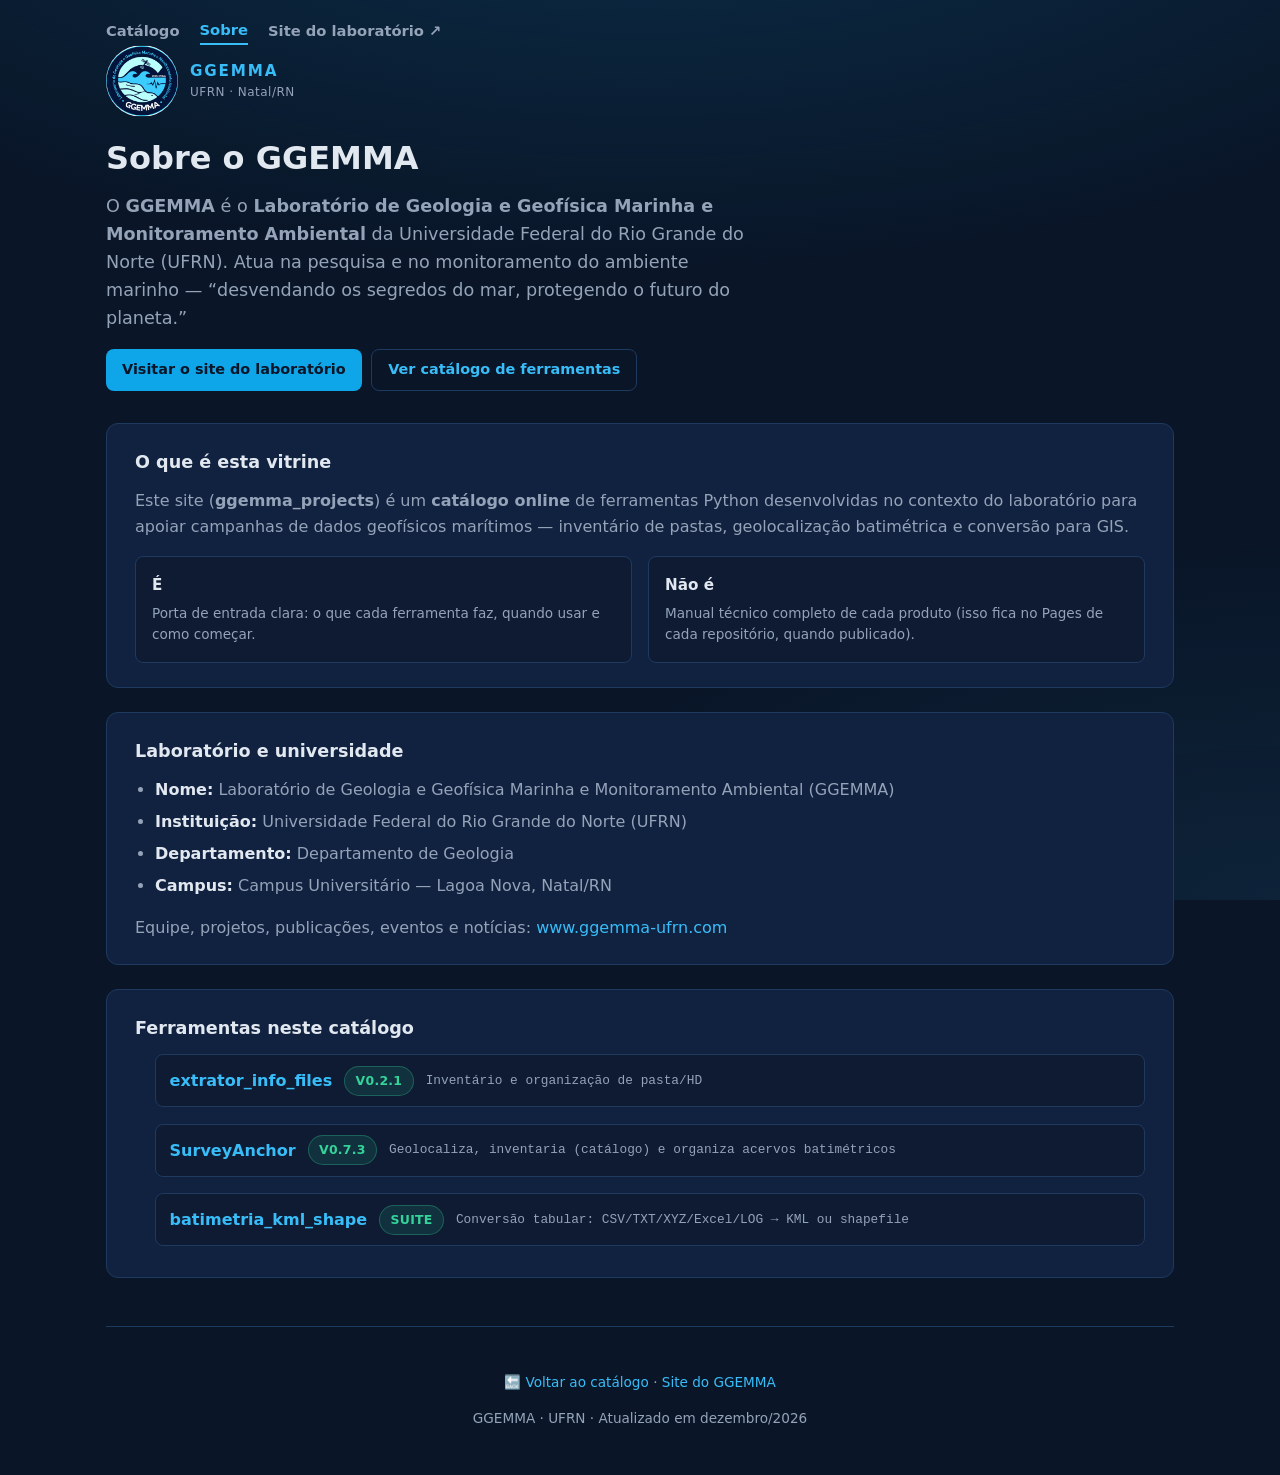
<file: docs/sobre.html>
<!DOCTYPE html>
<html lang="pt-BR">
<head>
  <meta charset="UTF-8">
  <meta name="viewport" content="width=device-width, initial-scale=1.0">
  <meta name="description" content="Sobre o GGEMMA — Laboratório de Geologia e Geofísica Marinha e Monitoramento Ambiental (UFRN).">
  <title>Sobre o GGEMMA</title>
  <link rel="icon" href="assets/favicon.png?v=20260920-aba" type="image/png" sizes="64x64">
  <link rel="icon" href="assets/favicon.ico?v=20260920-aba" sizes="any">
  <link rel="apple-touch-icon" href="assets/apple-touch-icon.png?v=20260920-aba">
  <meta property="og:type" content="website">
  <meta property="og:locale" content="pt_BR">
  <meta property="og:title" content="Sobre o GGEMMA">
  <meta property="og:description" content="Laboratório de Geologia e Geofísica Marinha e Monitoramento Ambiental — UFRN. Conheça a vitrine de ferramentas.">
  <meta property="og:url" content="https://andressalf.github.io/ggemma_projects/sobre.html">
  <meta property="og:image" content="https://andressalf.github.io/ggemma_projects/assets/og-card.svg">
  <link rel="stylesheet" href="assets/style.css">
</head>
<body>
  <div class="container">
    <nav class="site-nav" aria-label="Principal">
      <a href="index.html">Catálogo</a>
      <a class="is-active" href="sobre.html">Sobre</a>
      <a href="https://www.ggemma-ufrn.com/" rel="noopener noreferrer" target="_blank">Site do laboratório ↗</a>
    </nav>

    <header class="product-hero">
      <div class="brand-row">
        <img class="brand-mark" src="assets/logo_ggemma.png" alt="Logo GGEMMA" width="96" height="96">
        <p class="brand-label">GGEMMA<span>UFRN · Natal/RN</span></p>
      </div>
      <h1>Sobre o GGEMMA</h1>
      <p class="lead">
        O <strong>GGEMMA</strong> é o
        <strong>Laboratório de Geologia e Geofísica Marinha e Monitoramento Ambiental</strong>
        da Universidade Federal do Rio Grande do Norte (UFRN).
        Atua na pesquisa e no monitoramento do ambiente marinho —
        “desvendando os segredos do mar, protegendo o futuro do planeta.”
      </p>
      <div class="cta-row">
        <a class="btn btn-primary" href="https://www.ggemma-ufrn.com/" rel="noopener noreferrer" target="_blank">
          Visitar o site do laboratório
        </a>
        <a class="btn btn-ghost" href="index.html">Ver catálogo de ferramentas</a>
      </div>
    </header>

    <main>
      <section class="content-block">
        <h2>O que é esta vitrine</h2>
        <p style="margin: 0; color: var(--text-muted);">
          Este site (<strong>ggemma_projects</strong>) é um <strong>catálogo online</strong>
          de ferramentas Python desenvolvidas no contexto do laboratório para apoiar
          campanhas de dados geofísicos marítimos — inventário de pastas, geolocalização
          batimétrica e conversão para GIS.
        </p>
        <div class="feature-grid" style="margin-top: 1rem;">
          <div class="feature">
            <h3>É</h3>
            <p>Porta de entrada clara: o que cada ferramenta faz, quando usar e como começar.</p>
          </div>
          <div class="feature">
            <h3>Não é</h3>
            <p>Manual técnico completo de cada produto (isso fica no Pages de cada repositório, quando publicado).</p>
          </div>
        </div>
      </section>

      <section class="content-block">
        <h2>Laboratório e universidade</h2>
        <ul>
          <li><strong>Nome:</strong> Laboratório de Geologia e Geofísica Marinha e Monitoramento Ambiental (GGEMMA)</li>
          <li><strong>Instituição:</strong> Universidade Federal do Rio Grande do Norte (UFRN)</li>
          <li><strong>Departamento:</strong> Departamento de Geologia</li>
          <li><strong>Campus:</strong> Campus Universitário — Lagoa Nova, Natal/RN</li>
        </ul>
        <p style="margin: 1rem 0 0; color: var(--text-muted);">
          Equipe, projetos, publicações, eventos e notícias:
          <a href="https://www.ggemma-ufrn.com/" rel="noopener noreferrer" target="_blank">www.ggemma-ufrn.com</a>
        </p>
      </section>

      <section class="content-block">
        <h2>Ferramentas neste catálogo</h2>
        <ul class="doc-links">
          <li>
            <a href="extrator.html">extrator_info_files</a>
            <span class="badge live">v<span data-version="extrator_info_files">0.2.1</span></span>
            <span class="doc-url">Inventário e organização de pasta/HD</span>
          </li>
          <li>
            <a href="surveyanchor.html">SurveyAnchor</a>
            <span class="badge live">v<span data-version="surveyanchor">0.7.3</span></span>
            <span class="doc-url">Geolocaliza, inventaria (catálogo) e organiza acervos batimétricos</span>
          </li>
          <li>
            <a href="batimetria.html">batimetria_kml_shape</a>
            <span class="badge live"><span data-version="batimetria_kml_shape">suite</span></span>
            <span class="doc-url">Conversão tabular: CSV/TXT/XYZ/Excel/LOG → KML ou shapefile</span>
          </li>
        </ul>
      </section>
    </main>

    <footer class="site-footer">
      <p>
        <a href="index.html">🔙 Voltar ao catálogo</a>
        ·
        <a href="https://www.ggemma-ufrn.com/" rel="noopener noreferrer" target="_blank">Site do GGEMMA</a>
      </p>
      <p>GGEMMA · UFRN · Atualizado em <time id="last-update"></time></p>
    </footer>
  </div>
  <script src="assets/last-update.js"></script>
</body>
</html>
</file>
<file: docs/assets/style.css>
:root {
  --bg-deep: #0a1628;
  --bg-card: #112240;
  --bg-card-hover: #1a3358;
  --accent: #38bdf8;
  --accent-soft: #0ea5e9;
  --text: #e2e8f0;
  --text-muted: #94a3b8;
  --border: #1e3a5f;
  --success: #34d399;
  --radius: 12px;
  --shadow: 0 8px 32px rgba(0, 0, 0, 0.35);
  --font: "Segoe UI", system-ui, -apple-system, sans-serif;
}

*,
*::before,
*::after {
  box-sizing: border-box;
}

html {
  scroll-behavior: smooth;
}

body {
  margin: 0;
  font-family: var(--font);
  background: var(--bg-deep);
  color: var(--text);
  line-height: 1.6;
  min-height: 100vh;
}

body::before {
  content: "";
  position: fixed;
  inset: 0;
  background:
    radial-gradient(ellipse 80% 50% at 50% -20%, rgba(14, 165, 233, 0.18), transparent),
    radial-gradient(ellipse 60% 40% at 100% 100%, rgba(56, 189, 248, 0.08), transparent);
  pointer-events: none;
  z-index: -1;
}

a {
  color: var(--accent);
  text-decoration: none;
}

a:hover {
  text-decoration: underline;
}

.container {
  width: min(1100px, 92vw);
  margin: 0 auto;
  padding: 0 1rem;
}

.site-nav {
  display: flex;
  flex-wrap: wrap;
  gap: 0.35rem 1.25rem;
  align-items: center;
  padding: 1.1rem 0 0;
  font-size: 0.92rem;
}

.site-nav a {
  color: var(--text-muted);
  font-weight: 600;
  text-decoration: none;
}

.site-nav a:hover,
.site-nav a.is-active {
  color: var(--accent);
  text-decoration: none;
}

.site-nav a.is-active {
  border-bottom: 2px solid var(--accent);
  padding-bottom: 0.1rem;
}

.site-header {
  padding: 2.5rem 0 1.5rem;
  border-bottom: 1px solid var(--border);
  margin-bottom: 2.5rem;
}

.brand-row {
  display: flex;
  align-items: center;
  gap: 0.75rem;
  margin-bottom: 1rem;
}

.brand-mark {
  width: 4.5rem;
  height: 4.5rem;
  flex-shrink: 0;
  object-fit: contain;
  border-radius: 50%;
}

.brand-label {
  margin: 0;
  font-size: 0.95rem;
  font-weight: 700;
  letter-spacing: 0.12em;
  text-transform: uppercase;
  color: var(--accent);
}

.brand-label span {
  display: block;
  font-size: 0.75rem;
  font-weight: 500;
  letter-spacing: 0.04em;
  text-transform: none;
  color: var(--text-muted);
}

.brand-label span a {
  color: var(--accent);
  font-weight: 600;
}

.site-header h1 {
  margin: 0 0 0.35rem;
  font-size: clamp(1.75rem, 4vw, 2.25rem);
  font-weight: 700;
  letter-spacing: -0.02em;
}

.site-header .tagline {
  margin: 0;
  color: var(--text-muted);
  font-size: 1.05rem;
  max-width: 42rem;
}

.cta-row {
  display: flex;
  flex-wrap: wrap;
  gap: 0.6rem;
  margin-top: 1rem;
}

.btn-disabled,
a.btn-disabled {
  background: rgba(148, 163, 184, 0.12);
  color: var(--text-muted);
  border: 1px solid var(--border);
  cursor: not-allowed;
  pointer-events: none;
  text-decoration: none;
}

.btn-disabled:hover,
a.btn-disabled:hover {
  transform: none;
  text-decoration: none;
  background: rgba(148, 163, 184, 0.12);
}

.badge-row {
  display: flex;
  flex-wrap: wrap;
  gap: 0.5rem;
  margin-top: 1rem;
}

.badge {
  display: inline-block;
  padding: 0.25rem 0.65rem;
  border-radius: 999px;
  font-size: 0.78rem;
  font-weight: 600;
  letter-spacing: 0.02em;
  text-transform: uppercase;
  background: rgba(56, 189, 248, 0.12);
  color: var(--accent);
  border: 1px solid rgba(56, 189, 248, 0.25);
}

.badge.live {
  background: rgba(52, 211, 153, 0.12);
  color: var(--success);
  border-color: rgba(52, 211, 153, 0.3);
}

.badge.local {
  background: rgba(148, 163, 184, 0.12);
  color: var(--text-muted);
  border-color: rgba(148, 163, 184, 0.25);
}

.badge.soon {
  background: rgba(251, 191, 36, 0.12);
  color: #fbbf24;
  border-color: rgba(251, 191, 36, 0.35);
  text-transform: none;
  letter-spacing: 0;
}

.guide-table-wrap {
  overflow-x: auto;
  margin-top: 0.75rem;
}

.guide-table {
  width: 100%;
  border-collapse: collapse;
  font-size: 0.92rem;
}

.guide-table th,
.guide-table td {
  text-align: left;
  padding: 0.75rem 0.85rem;
  border-bottom: 1px solid var(--border);
  vertical-align: top;
}

.guide-table th {
  color: var(--text-muted);
  font-size: 0.78rem;
  text-transform: uppercase;
  letter-spacing: 0.05em;
  font-weight: 600;
}

.guide-table td {
  color: var(--text-muted);
}

.guide-table td strong {
  color: var(--text);
}

.doc-links {
  list-style: none;
  padding: 0;
  margin: 0.75rem 0 0;
  display: grid;
  gap: 0.65rem;
}

.doc-links li {
  display: flex;
  flex-wrap: wrap;
  align-items: center;
  gap: 0.5rem 0.75rem;
  margin: 0;
  padding: 0.65rem 0.85rem;
  background: rgba(0, 0, 0, 0.2);
  border: 1px solid var(--border);
  border-radius: 8px;
}

.doc-links a {
  font-weight: 600;
}

.doc-url {
  font-family: "Cascadia Code", "Consolas", monospace;
  font-size: 0.8rem;
  color: var(--text-muted);
  word-break: break-all;
}

.doc-links .doc-url {
  font-size: 0.8rem;
}

.note-soon {
  margin: 0.75rem 0 0;
  font-size: 0.88rem;
  color: var(--text-muted);
}

.demo-flow {
  width: 100%;
  min-width: 0;
  height: auto;
}

.section-title {
  font-size: 1.15rem;
  font-weight: 600;
  margin: 0 0 1.25rem;
  color: var(--text-muted);
  text-transform: uppercase;
  letter-spacing: 0.06em;
}

.product-grid {
  display: grid;
  grid-template-columns: repeat(auto-fit, minmax(300px, 1fr));
  gap: 1.5rem;
  margin-bottom: 3rem;
}

.product-card {
  background: var(--bg-card);
  border: 1px solid var(--border);
  border-radius: var(--radius);
  padding: 1.5rem;
  box-shadow: var(--shadow);
  transition: transform 0.2s, background 0.2s, border-color 0.2s;
  display: flex;
  flex-direction: column;
}

.product-card:hover {
  transform: translateY(-3px);
  background: var(--bg-card-hover);
  border-color: rgba(56, 189, 248, 0.35);
}

.product-card .icon {
  font-size: 2rem;
  margin-bottom: 0.75rem;
}

.product-card h2 {
  margin: 0 0 0.5rem;
  font-size: 1.25rem;
}

.product-card p {
  margin: 0 0 1rem;
  color: var(--text-muted);
  flex: 1;
  font-size: 0.95rem;
}

.product-card .meta {
  display: flex;
  flex-wrap: wrap;
  gap: 0.4rem;
  margin-bottom: 1rem;
}

.btn {
  display: inline-flex;
  align-items: center;
  gap: 0.4rem;
  padding: 0.55rem 1rem;
  border-radius: 8px;
  font-weight: 600;
  font-size: 0.9rem;
  border: none;
  cursor: pointer;
  text-decoration: none;
  transition: background 0.2s, transform 0.15s;
}

.btn-primary {
  background: var(--accent-soft);
  color: #0a1628;
}

.btn-primary:hover {
  background: var(--accent);
  text-decoration: none;
  transform: translateY(-1px);
}

.btn-ghost {
  background: transparent;
  color: var(--accent);
  border: 1px solid var(--border);
}

.btn-ghost:hover {
  background: rgba(56, 189, 248, 0.08);
  text-decoration: none;
}

.card-actions {
  display: flex;
  flex-wrap: wrap;
  gap: 0.6rem;
}

.breadcrumb {
  font-size: 0.85rem;
  color: var(--text-muted);
  margin-bottom: 1.5rem;
}

.breadcrumb a {
  color: var(--text-muted);
}

.breadcrumb a:hover {
  color: var(--accent);
}

.product-hero {
  margin-bottom: 2rem;
}

.product-hero h1 {
  margin: 0 0 0.5rem;
  font-size: clamp(1.6rem, 3.5vw, 2rem);
}

.product-hero .lead {
  font-size: 1.1rem;
  color: var(--text-muted);
  max-width: 40rem;
  margin: 0 0 1rem;
}

.content-block {
  background: var(--bg-card);
  border: 1px solid var(--border);
  border-radius: var(--radius);
  padding: 1.5rem 1.75rem;
  margin-bottom: 1.5rem;
}

.content-block h2 {
  margin: 0 0 0.75rem;
  font-size: 1.1rem;
}

.content-block ul {
  margin: 0;
  padding-left: 1.25rem;
  color: var(--text-muted);
}

.content-block li {
  margin-bottom: 0.4rem;
}

.content-block li strong {
  color: var(--text);
}

.feature-grid {
  display: grid;
  grid-template-columns: repeat(auto-fit, minmax(220px, 1fr));
  gap: 1rem;
  margin-top: 1rem;
}

.feature {
  padding: 1rem;
  background: rgba(0, 0, 0, 0.2);
  border-radius: 8px;
  border: 1px solid var(--border);
}

.feature h3 {
  margin: 0 0 0.35rem;
  font-size: 0.95rem;
}

.feature p {
  margin: 0;
  font-size: 0.85rem;
  color: var(--text-muted);
}

.demo-image-wrap {
  margin-top: 1rem;
  overflow-x: auto;
  border-radius: 8px;
  border: 1px solid var(--border);
  background: #1a1a1a;
}

.demo-image {
  display: block;
  width: 100%;
  min-width: 640px;
  height: auto;
  border: none;
  margin: 0;
  border-radius: 0;
}

code,
pre {
  font-family: "Cascadia Code", "Consolas", monospace;
  font-size: 0.85rem;
}

pre {
  background: rgba(0, 0, 0, 0.35);
  border: 1px solid var(--border);
  border-radius: 8px;
  padding: 1rem;
  overflow-x: auto;
  color: #cbd5e1;
}

.tool-list {
  list-style: none;
  padding: 0;
  margin: 0;
}

.tool-list li {
  padding: 0.85rem 0;
  border-bottom: 1px solid var(--border);
  display: grid;
  gap: 0.25rem;
}

.tool-list li:last-child {
  border-bottom: none;
}

.tool-list .tool-name {
  font-weight: 600;
  color: var(--text);
}

.tool-list .tool-version {
  font-size: 0.8rem;
  color: var(--accent);
}

.tool-list .tool-desc {
  font-size: 0.9rem;
  color: var(--text-muted);
}

.site-footer {
  margin-top: 3rem;
  padding: 2rem 0;
  border-top: 1px solid var(--border);
  color: var(--text-muted);
  font-size: 0.85rem;
  text-align: center;
}

@media (max-width: 600px) {
  .site-header {
    padding-top: 1.75rem;
  }

  .product-card {
    padding: 1.25rem;
  }
}
</file>
